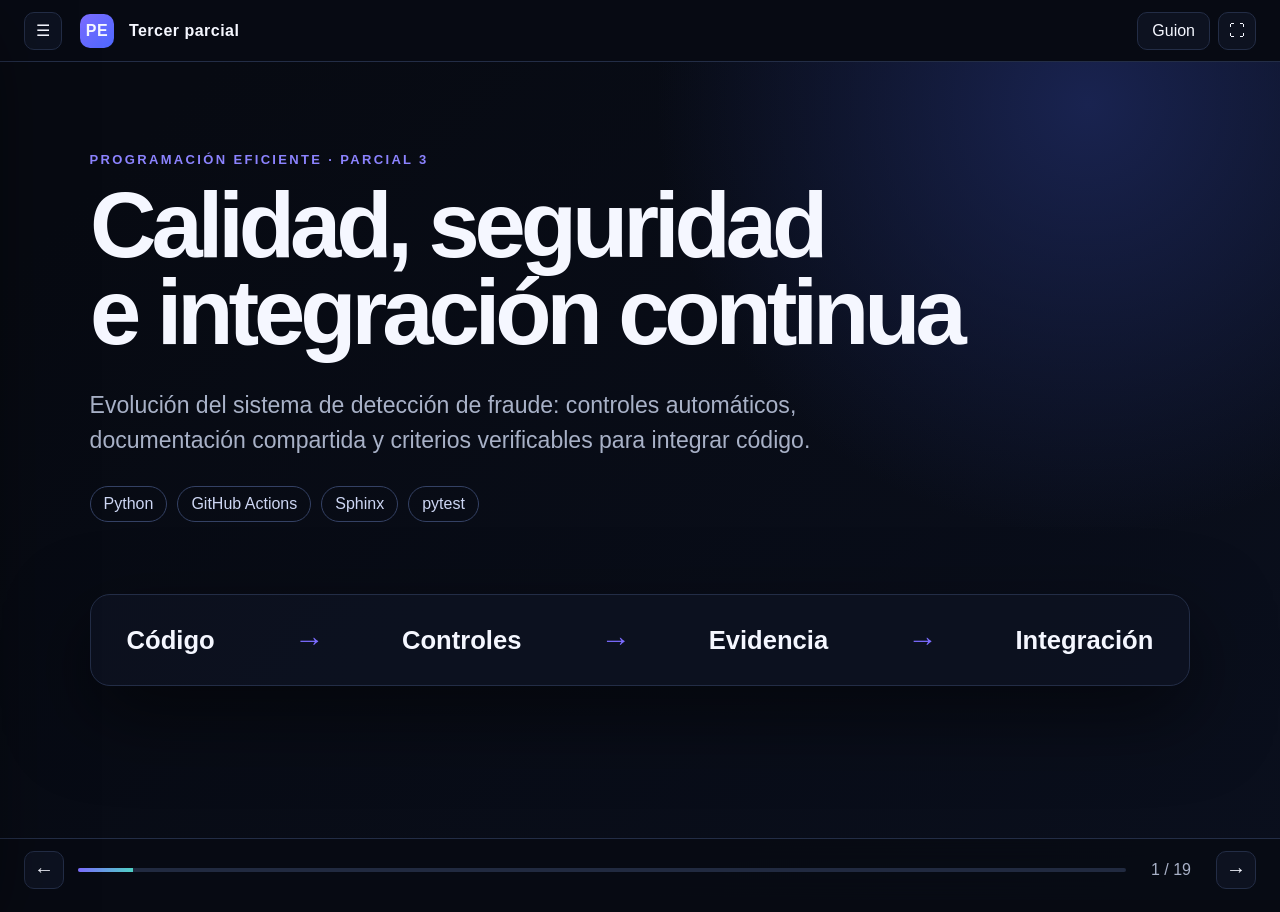
<file: parcial_2/presentacion_html/index.html>
<!doctype html>
<html lang="es">
<head>
  <meta charset="utf-8">
  <meta name="viewport" content="width=device-width,initial-scale=1">
  <meta name="description" content="Presentación del tercer parcial de Programación Eficiente">
  <title>Parcial 3 · Calidad e integración continua</title>
  <link rel="stylesheet" href="styles.css">
</head>
<body>
  <header class="topbar">
    <button id="menuBtn" class="icon-btn" aria-label="Abrir índice">☰</button>
    <div class="brand"><span>PE</span> Tercer parcial</div>
    <div class="top-actions">
      <button id="notesBtn" class="text-btn" aria-pressed="false">Guion</button>
      <button id="fullBtn" class="icon-btn" aria-label="Pantalla completa">⛶</button>
    </div>
  </header>

  <aside id="sidebar" class="sidebar" aria-label="Índice de diapositivas">
    <div class="side-head"><strong>Contenido</strong><button id="closeBtn" class="icon-btn">×</button></div>
    <nav id="toc"></nav>
    <a class="docs-link" href="https://alesso-chiavarino.github.io/PE/" target="_blank" rel="noreferrer">Ver documentación publicada ↗</a>
  </aside>
  <div id="scrim" class="scrim"></div>

  <main id="deck" class="deck">
    <section class="slide cover" data-title="Portada">
      <div class="eyebrow">Programación Eficiente · Parcial 3</div>
      <h1>Calidad, seguridad<br>e integración continua</h1>
      <p class="lead">Evolución del sistema de detección de fraude: controles automáticos, documentación compartida y criterios verificables para integrar código.</p>
      <div class="cover-meta"><span>Python</span><span>GitHub Actions</span><span>Sphinx</span><span>pytest</span></div>
      <div class="hero-flow" aria-label="Flujo general"><b>Código</b><i>→</i><b>Controles</b><i>→</i><b>Evidencia</b><i>→</i><b>Integración</b></div>
      <aside class="notes">Presentamos cómo llevamos el proyecto del segundo parcial a un proceso reproducible. La idea central es que cada cambio se comprueba antes de llegar a la rama principal.</aside>
    </section>

    <section class="slide" data-title="Objetivo y alcance">
      <div class="eyebrow">Introducción</div><h2>Objetivo del tercer parcial</h2>
      <div class="split">
        <div><p class="big-copy">Convertir las buenas prácticas del proyecto en <em>reglas automáticas y demostrables</em>.</p>
          <ul class="check-list"><li>Centralizar documentación funcional, técnica y operativa.</li><li>Ejecutar controles en cada <code>push</code> y <code>pull request</code>.</li><li>Impedir integraciones que incumplan los umbrales acordados.</li><li>Guardar reportes y artefactos como evidencia.</li></ul></div>
        <div class="metric-stack"><div><strong>5</strong><span>trabajos de CI</span></div><div><strong>15</strong><span>pruebas aprobadas</span></div><div><strong>93,82 %</strong><span>de cobertura</span></div></div>
      </div>
      <aside class="notes">No agregamos una nueva función de negocio. Mejoramos la forma de desarrollar, verificar, documentar y mantener el sistema.</aside>
    </section>

    <section class="slide" data-title="1. Documentación externa">
      <div class="eyebrow">1 · Documentación externa del proyecto</div><h2>Una fuente compartida y siempre actualizada</h2>
      <div class="split visual-right">
        <div><h3>Elección: Sphinx + GitHub Pages</h3><p>La documentación vive en Git, se revisa con el código y se publica automáticamente.</p>
          <ul><li>Descripción funcional, alcance y requisitos.</li><li>Arquitectura, módulos y responsabilidades.</li><li>Instalación, ejecución y configuración.</li><li>Diseño técnico, pruebas, rendimiento y seguridad.</li><li>Mantenimiento y comandos equivalentes al CI.</li></ul>
          <a class="cta" href="https://alesso-chiavarino.github.io/PE/" target="_blank" rel="noreferrer">Abrir documentación ↗</a></div>
        <figure><img src="assets/08-pages-publicado.png" alt="Workflow de publicación de documentación aprobado"><figcaption>GitHub Pages se despliega desde <code>master</code>.</figcaption></figure>
      </div>
      <aside class="notes">Elegimos Sphinx porque ya estaba integrado en Python y permite convertir archivos RST en un sitio navegable. GitHub Pages brinda el lugar compartido que pide el enunciado.</aside>
    </section>

    <section class="slide" data-title="2. Integración continua">
      <div class="eyebrow">2 · Integración continua</div><h2>GitHub Actions ejecuta el control automáticamente</h2>
      <div class="pipeline">
        <div><span>01</span><b>Evento</b><small>push o pull request</small></div><i>→</i>
        <div><span>02</span><b>Entorno</b><small>Python + lockfile</small></div><i>→</i>
        <div><span>03</span><b>Controles</b><small>cinco trabajos</small></div><i>→</i>
        <div><span>04</span><b>Decisión</b><small>aprobar o bloquear</small></div>
      </div>
      <div class="two-cols compact"><div><h3>¿Por qué esta plataforma?</h3><p>Está integrada al repositorio, deja historial, comentarios y artefactos. No requiere mantener servidores adicionales.</p></div><div><h3>¿Dónde está configurada?</h3><p><code>.github/workflows/ci.yml</code> define los eventos, herramientas, comandos y condiciones de aprobación.</p></div></div>
      <aside class="notes">El workflow se dispara solo. Así, el resultado no depende de que una persona recuerde ejecutar cada herramienta.</aside>
    </section>

    <section class="slide" data-title="2.1 Plataforma y flujo">
      <div class="eyebrow">2.1 · Plataforma</div><h2>Trabajo con rama y revisión antes de integrar</h2>
      <div class="split visual-right">
        <ol class="steps"><li><b>Creamos la rama <code>parcial3</code></b><span>El segundo parcial quedó preservado.</span></li><li><b>Implementamos y validamos localmente</b><span>Herramientas y umbrales reproducibles.</span></li><li><b>Abrimos el pull request</b><span>GitHub ejecutó todos los controles.</span></li><li><b>Integramos en <code>master</code></b><span>Solo después de obtener resultados verdes.</span></li></ol>
        <figure><img src="assets/01-pull-request.png" alt="Pull request del tercer parcial"><figcaption>El pull request reúne cambios, commits y verificaciones.</figcaption></figure>
      </div>
      <aside class="notes">La rama parcial3 nos permitió trabajar sin alterar directamente master. El pull request funcionó como punto de revisión y evidencia.</aside>
    </section>

    <section class="slide" data-title="2.2 Matriz de controles">
      <div class="eyebrow">2.2 · Matriz de controles</div><h2>Una herramienta y un criterio para cada riesgo</h2>
      <div class="control-grid">
        <article><b>Pruebas</b><span>pytest</span><small>15/15 deben aprobar</small></article><article><b>Benchmark</b><span>script + pytest</span><small>sin regresión significativa</small></article><article><b>CPU</b><span>cProfile</span><small>reporte descargable</small></article><article><b>Análisis estático</b><span>Ruff</span><small>cero errores</small></article><article><b>Cobertura</b><span>pytest-cov</span><small>mínimo 90 %</small></article><article><b>Complejidad</b><span>Radon</span><small>máximo 20</small></article><article><b>Memoria</b><span>tracemalloc</span><small>máximo 25 MiB</small></article><article><b>Seguridad</b><span>Bandit + pip-audit</span><small>bloquea media/alta</small></article><article><b>Tipado</b><span>mypy</span><small>cero errores</small></article><article><b>Dependencias</b><span>lock + Dependabot</span><small>versiones fijadas</small></article><article><b>Documentación</b><span>Sphinx</span><small>build y enlaces válidos</small></article><article><b>Secretos</b><span>detect-secrets</span><small>sin secretos nuevos</small></article>
      </div>
      <aside class="notes">La profesora pide que cada control tenga herramienta, comando, reporte y criterio. Nuestra matriz cumple las cuatro partes y el workflow las ejecuta.</aside>
    </section>

    <section class="slide" data-title="Ubicación de los reportes">
      <div class="eyebrow">Evidencia descargable</div><h2>¿Dónde está el resultado de cada control?</h2>
      <div class="artifact-grid">
        <article><div class="artifact-name">reporte-complejidad</div><b>Radon</b><p><code>complejidad.json</code></p><small>91 bloques, promedio, máxima y rango de cada función.</small></article>
        <article><div class="artifact-name">reportes-pruebas</div><b>pytest + pytest-cov</b><p><code>pytest.xml</code><br><code>coverage.xml</code></p><small>Pruebas ejecutadas, fallos y cobertura por archivo.</small></article>
        <article class="featured"><div class="artifact-name">reportes-rendimiento</div><b>Benchmark + CPU + memoria</b><p><code>rendimiento.json</code><br><code>memoria.json</code><br><code>perfilado*.prof</code> y resumen</p><small>Cuánto tarda, dónde consume CPU y cuánta memoria utiliza.</small></article>
        <article><div class="artifact-name">reportes-seguridad</div><b>Bandit + pip-audit + secretos</b><p><code>bandit.json</code><br><code>pip-audit.json</code><br><code>.secrets.baseline</code></p><small>Código inseguro, dependencias vulnerables y secretos nuevos.</small></article>
        <article><div class="artifact-name">sitio-sphinx</div><b>Documentación</b><p><code>index.html</code> y sitio completo</p><small>Resultado HTML que también se publica en GitHub Pages.</small></article>
      </div>
      <div class="log-strip"><b>Resultados en los logs:</b><span><strong>Ruff</strong> · análisis estático</span><span><strong>mypy</strong> · tipado</span><span>Un paso verde significa que no encontró errores bloqueantes.</span></div>
      <aside class="notes">Los artefactos se descargan desde el Summary de una ejecución. Benchmark responde cuánto tarda; cProfile indica en qué funciones se consume el tiempo; tracemalloc mide el pico de memoria.</aside>
    </section>

    <section class="slide" data-title="Pruebas, cobertura y tipado">
      <div class="eyebrow">Controles funcionales</div><h2>Correctitud antes de rendimiento</h2>
      <div class="three-cards"><article><div class="num">15/15</div><h3>pytest</h3><p>Valida comportamiento esperado, archivos, detectores y monitoreo.</p></article><article><div class="num">93,82 %</div><h3>pytest-cov</h3><p>Supera el umbral bloqueante del 90 % y genera XML.</p></article><article><div class="num">0</div><h3>mypy</h3><p>Sin inconsistencias bloqueantes en contratos y tipos.</p></article></div>
      <div class="code-line"><code>pytest --cov=. --cov-fail-under=90 --cov-report=xml</code></div>
      <aside class="notes">Las pruebas son el primer criterio determinista: si una falla, no se integra. La cobertura no demuestra calidad por sí sola, pero evita dejar grandes zonas sin ejecutar.</aside>
    </section>

    <section class="slide" data-title="Calidad y complejidad">
      <div class="eyebrow">Calidad estática</div><h2>Ruff, mypy y Radon detectan problemas temprano</h2>
      <div class="split">
        <div class="tool-list"><div><b>Ruff</b><span>Errores, estilo, imports y construcciones problemáticas.</span></div><div><b>mypy</b><span>Contratos de tipos antes de ejecutar el programa.</span></div><div><b>Radon</b><span>Complejidad ciclomática y funciones difíciles de mantener.</span></div></div>
        <div class="gauge"><div class="gauge-num">18</div><div class="gauge-label">complejidad máxima</div><div class="bar"><span style="width:90%"></span></div><p>Límite definido: <b>20</b><br>Promedio medido: <b>2,56</b></p></div>
      </div>
      <aside class="notes">El máximo 18 está cerca del límite, pero aprobado. El promedio 2,56 indica que la mayoría de las funciones es simple. El umbral hace visible cuándo conviene refactorizar.</aside>
    </section>

    <section class="slide" data-title="Rendimiento y memoria">
      <div class="eyebrow">Eficiencia medible</div><h2>Benchmark, profiling y consumo de memoria</h2>
      <div class="split">
        <div class="comparison"><div class="before"><span>Versión inicial</span><b>≈ 70×</b><small>más lenta en la prueba representativa</small></div><div class="after"><span>Versión optimizada</span><b>8,35 MiB</b><small>para 20.000 transacciones en streaming</small></div></div>
        <div><h3>Qué medimos</h3><ul><li><b>Benchmark:</b> tiempo de una operación representativa.</li><li><b>cProfile:</b> funciones que concentran CPU.</li><li><b>tracemalloc:</b> memoria máxima durante el procesamiento.</li><li><b>Umbral:</b> máximo 25 MiB en el escenario fijado.</li></ul><p class="muted">Los resultados se guardan como artefactos descargables del pipeline.</p></div>
      </div>
      <aside class="notes">Para que la comparación sea reproducible fijamos cantidad de transacciones y tolerancias. Rendimiento y memoria pueden variar por entorno, por eso no se tratan igual que una prueba funcional.</aside>
    </section>

    <section class="slide" data-title="Seguridad">
      <div class="eyebrow">Requisitos de seguridad</div><h2>Tres superficies, tres controles complementarios</h2>
      <div class="three-cards"><article><div class="security-icon">⌁</div><h3>Código fuente</h3><p><b>Bandit</b> busca patrones inseguros. Bloqueamos severidad media o alta.</p></article><article><div class="security-icon">⬡</div><h3>Dependencias</h3><p><b>pip-audit</b> contrasta paquetes con vulnerabilidades conocidas.</p></article><article><div class="security-icon">◆</div><h3>Secretos</h3><p><b>detect-secrets</b> evita incorporar credenciales nuevas al repositorio.</p></article></div>
      <p class="policy"><b>Política:</b> una vulnerabilidad confirmada media/alta bloquea; los falsos positivos se documentan. Los reportes se guardan en formatos legibles y JSON cuando corresponde.</p>
      <aside class="notes">Bandit y pip-audit no hacen lo mismo. Uno revisa nuestro código y el otro las bibliotecas externas. Detect-secrets cubre credenciales accidentales.</aside>
    </section>

    <section class="slide" data-title="Dependencias reproducibles">
      <div class="eyebrow">Dependencias</div><h2>Versiones fijadas y actualizaciones controladas</h2>
      <div class="split visual-right">
        <div><ul class="check-list"><li><code>requirements-lock.txt</code> fija versiones exactas.</li><li><b>pip-audit</b> revisa vulnerabilidades conocidas.</li><li><b>Dependabot</b> propone actualizaciones mediante pull requests.</li><li>Cada propuesta vuelve a pasar los mismos controles.</li></ul></div>
        <figure><img src="assets/07-dependabot.png" alt="Ejecuciones de Dependabot"><figcaption>Automatizar la propuesta no significa aprobarla automáticamente.</figcaption></figure>
      </div>
      <aside class="notes">Dependabot no modifica master por su cuenta. Abre una propuesta, el CI la prueba y recién después decidimos si integrarla.</aside>
    </section>

    <section class="slide" data-title="3. Diseño del pipeline">
      <div class="eyebrow">3 · Diseño del pipeline</div><h2>Controles rápidos primero; mediciones costosas después</h2>
      <div class="stage-list"><div><span>1</span><b>Integración</b><small>push / PR</small></div><div><span>2</span><b>Preparación</b><small>Python + dependencias fijadas</small></div><div><span>3</span><b>Calidad estática</b><small>Ruff · mypy · Radon</small></div><div><span>4</span><b>Pruebas</b><small>pytest · cobertura</small></div><div><span>5</span><b>Seguridad y docs</b><small>Bandit · audit · Sphinx</small></div><div><span>6</span><b>Eficiencia</b><small>benchmark · CPU · memoria</small></div><div><span>7</span><b>Resultado</b><small>estado + artefactos</small></div></div>
      <p class="muted center">Los cinco trabajos independientes se ejecutan en paralelo para reducir el tiempo total.</p>
      <aside class="notes">La organización sigue el orden propuesto por la profesora. En GitHub se ve agrupada en cinco trabajos porque varias herramientas relacionadas comparten entorno.</aside>
    </section>

    <section class="slide" data-title="Qué hace cada etapa">
      <div class="eyebrow">Cinco trabajos del CI</div><h2>Cada etapa responde una pregunta diferente</h2>
      <div class="phase-grid">
        <article><span>01</span><h3>Calidad estática</h3><p>¿El código está bien escrito y es mantenible?</p><b>Ruff · mypy · Radon</b><small>Cero errores y complejidad dentro del límite.</small></article>
        <article><span>02</span><h3>Pruebas y cobertura</h3><p>¿El sistema funciona y cuánto código probamos?</p><b>pytest · pytest-cov</b><small>15 pruebas aprobadas y cobertura mínima del 90 %.</small></article>
        <article><span>03</span><h3>Seguridad</h3><p>¿Hay riesgos en código, paquetes o secretos?</p><b>Bandit · pip-audit · detect-secrets</b><small>Los hallazgos bloqueantes impiden integrar.</small></article>
        <article><span>04</span><h3>Documentación</h3><p>¿El sitio se construye y sus enlaces funcionan?</p><b>Sphinx · linkcheck</b><small>Construcción sin advertencias obligatorias.</small></article>
        <article><span>05</span><h3>Rendimiento y memoria</h3><p>¿El sistema sigue siendo eficiente?</p><b>Benchmark · cProfile · tracemalloc</b><small>Sin regresión significativa y máximo 25 MiB.</small></article>
      </div>
      <div class="phase-order"><b>Ejecución:</b> las primeras cuatro comienzan en paralelo; rendimiento espera que calidad y pruebas hayan aprobado.</div>
      <aside class="notes">Calidad revisa cómo está escrito; pruebas comprueba que funcione; seguridad busca riesgos; documentación valida el sitio; rendimiento controla velocidad, CPU y memoria.</aside>
    </section>

    <section class="slide" data-title="Nuestras condiciones de éxito">
      <div class="eyebrow">Criterios de aprobación</div><h2>Nuestras condiciones de éxito</h2>
      <p class="success-intro">Cada etapa observa un riesgo distinto del proyecto y tiene una regla objetiva para decidir si el cambio puede avanzar.</p>
      <div class="success-grid">
        <article><h3>Calidad estática</h3><p>Examina el código sin ejecutarlo: errores, tipos y funciones difíciles de mantener.</p><ul><li><b>Ruff y mypy:</b> cero errores.</li><li><b>Radon:</b> máxima ≤ 20 y promedio ≤ 8.</li></ul><small>Resultado: máxima 18 · promedio 2,56</small></article>
        <article><h3>Pruebas y cobertura</h3><p>Ejecuta casos esperados y mide qué porcentaje del código fue recorrido.</p><ul><li>Las 15 pruebas deben aprobar.</li><li>Cobertura ≥ 90 %.</li></ul><small>Resultado: 15/15 · cobertura 94,1 %</small></article>
        <article><h3>Seguridad</h3><p>Busca patrones inseguros, paquetes vulnerables y credenciales accidentales.</p><ul><li>Sin hallazgos medios o altos.</li><li>Sin vulnerabilidades ni secretos nuevos.</li></ul><small>Bandit · pip-audit · detect-secrets</small></article>
        <article><h3>Documentación</h3><p>Convierte los archivos RST en un sitio y comprueba que sus enlaces funcionen.</p><ul><li>Sphinx construye sin errores.</li><li>Enlaces válidos.</li></ul><small>Resultado: sitio y linkcheck aprobados</small></article>
        <article><h3>Rendimiento y memoria</h3><p>Mide cuánto tarda, dónde consume CPU y cuál es su pico de memoria.</p><ul><li>Sin regresión superior al 25 %.</li><li>Mismas alertas y memoria ≤ 25 MiB.</li></ul><small>Resultado: memoria aproximada 8,35 MiB</small></article>
      </div>
      <div class="final-gate"><b>Condición final:</b> los cinco checks deben quedar verdes para integrar el cambio en <code>master</code>.</div>
      <aside class="notes">No usamos una única condición para todo. Cada control tiene su propio criterio. El resultado final solamente es exitoso cuando los cinco trabajos obligatorios quedan verdes.</aside>
    </section>

    <section class="slide" data-title="3.1 Fallos y bloqueo">
      <div class="eyebrow">3.1 · Qué ocurre si falla un control</div><h2>El error es información y también una barrera</h2>
      <div class="split visual-right">
        <div><p>Durante la implementación, <b>detect-secrets</b> detectó una diferencia en la línea temporal de la baseline y el trabajo de seguridad terminó con código 1.</p><ol class="steps small"><li><b>El CI rechazó el cambio</b><span>La marca roja identificó el trabajo exacto.</span></li><li><b>Analizamos el reporte</b><span>No era un secreto: era un campo de fecha generado.</span></li><li><b>Ajustamos la comparación</b><span>Ignoramos solo <code>generated_at</code>.</span></li><li><b>Reejecutamos</b><span>El control quedó verde sin desactivarlo.</span></li></ol></div>
        <figure><img src="assets/02-fallo-seguridad.png" alt="Fallo del control de seguridad por diferencia de timestamp"><figcaption>Un fallo real y su corrección verificable.</figcaption></figure>
      </div>
      <aside class="notes">Este ejemplo demuestra que el pipeline no es decorativo. Falló, explicó la causa y obligó a corregir la configuración antes de continuar.</aside>
    </section>

    <section class="slide" data-title="Protección de master">
      <div class="eyebrow">Aplicación de la política</div><h2><code>master</code> exige los cinco resultados verdes</h2>
      <div class="split visual-right">
        <div>
          <h3>Checks obligatorios</h3>
          <ul class="check-list compact-checks"><li>Calidad estática</li><li>Pruebas y cobertura</li><li>Seguridad</li><li>Documentación</li><li>Rendimiento y memoria</li></ul>
          <h3>Otras reglas de la rama</h3>
          <ul class="rule-list"><li>Los cambios ingresan mediante <b>pull request</b>; no se trabaja directamente sobre <code>master</code>.</li><li>La rama debe estar actualizada antes del merge.</li><li>Se bloquean los <b>force pushes</b>.</li><li>Se restringe la eliminación de la rama.</li></ul>
        </div>
        <figure><img src="assets/04-proteccion-rama.png" alt="Regla de protección con cinco status checks"><figcaption>La política técnica se convierte en una regla de GitHub.</figcaption></figure>
      </div>
      <aside class="notes">No alcanza con ejecutar controles: deben ser obligatorios. Además de exigir los cinco checks, la ruleset obliga a trabajar mediante pull request, evita force pushes, restringe la eliminación de master y exige probar el cambio sobre una rama actualizada.</aside>
    </section>

    <section class="slide" data-title="Paso a paso realizado">
      <div class="eyebrow">Resumen de implementación</div><h2>Qué hicimos, en orden</h2>
      <ol class="timeline"><li><span>01</span><p><b>Rama parcial3</b><small>Preservamos el estado anterior.</small></p></li><li><span>02</span><p><b>Herramientas y umbrales</b><small>CI, pruebas, calidad, seguridad y eficiencia.</small></p></li><li><span>03</span><p><b>Documentación Sphinx</b><small>Contenido funcional, técnico y operativo.</small></p></li><li><span>04</span><p><b>Validación local</b><small>Corregimos hasta aprobar los controles.</small></p></li><li><span>05</span><p><b>Push y pull request</b><small>GitHub Actions generó evidencia.</small></p></li><li><span>06</span><p><b>Protección de master</b><small>Cinco checks obligatorios.</small></p></li><li><span>07</span><p><b>Merge y publicación</b><small>Pages desplegó la documentación.</small></p></li></ol>
      <aside class="notes">Este es el relato corto para la defensa: preservar, automatizar, documentar, validar, revisar, proteger e integrar.</aside>
    </section>

    <section class="slide" data-title="Resultado final">
      <div class="eyebrow">Resultado</div><h2>El proyecto quedó verificable y mantenible</h2>
      <div class="split visual-right">
        <div><p class="big-copy">Cada cambio deja una respuesta objetiva: <em>aprobado o rechazado</em>, con evidencia.</p><ul class="check-list"><li>PR integrado únicamente con controles verdes.</li><li>Pipeline activo en <code>master</code>.</li><li>Documentación pública y actualizada.</li><li>Dependencias vigiladas por Dependabot.</li><li>Reportes y artefactos descargables.</li></ul><a class="cta" href="https://github.com/Alesso-Chiavarino/PE" target="_blank" rel="noreferrer">Ver repositorio ↗</a></div>
        <figure><img src="assets/05-ci-pages-verde.png" alt="Controles y publicación aprobados"><figcaption>CI y publicación completados correctamente.</figcaption></figure>
      </div>
      <aside class="notes">La mejora principal es el proceso: ahora se puede demostrar la calidad del código, repetir los controles y mantener la documentación junto con cada versión.</aside>
    </section>
  </main>

  <footer class="controls">
    <button id="prevBtn" aria-label="Diapositiva anterior">←</button>
    <div class="progress"><span id="progressBar"></span></div>
    <span id="counter">1 / 19</span>
    <button id="nextBtn" aria-label="Diapositiva siguiente">→</button>
  </footer>
  <script src="app.js"></script>
</body>
</html>
</file>
<file: parcial_2/presentacion_html/styles.css>
:root{--bg:#070a12;--panel:#0d1220;--panel2:#11182a;--ink:#f5f7ff;--muted:#a8b1c7;--line:#232d46;--violet:#7c6cff;--cyan:#4fd1c5;--green:#54e1a5;--amber:#f6c85f;--danger:#ff6b7a;--shadow:0 28px 80px #0008}
*{box-sizing:border-box}html,body{margin:0;height:100%;overflow:hidden;background:var(--bg);color:var(--ink);font-family:Inter,ui-sans-serif,-apple-system,BlinkMacSystemFont,"Segoe UI",sans-serif}button,a{font:inherit}.topbar{position:fixed;z-index:20;inset:0 0 auto 0;height:62px;display:flex;align-items:center;gap:18px;padding:0 24px;background:#080b14e8;border-bottom:1px solid var(--line);backdrop-filter:blur(14px)}.brand{font-weight:700;letter-spacing:.03em}.brand span{display:inline-grid;place-items:center;width:34px;height:34px;border-radius:10px;background:linear-gradient(135deg,var(--violet),#4d68ff);margin-right:10px}.top-actions{margin-left:auto;display:flex;gap:8px}.icon-btn,.text-btn,.controls button{border:1px solid var(--line);background:var(--panel);color:var(--ink);border-radius:10px;cursor:pointer}.icon-btn{width:38px;height:38px}.text-btn{padding:8px 14px}.text-btn[aria-pressed=true]{background:var(--violet)}.deck{height:100%;padding-top:62px}.slide{display:none;height:calc(100vh - 62px);padding:clamp(50px,6vh,84px) clamp(50px,7vw,130px) 92px;overflow:auto;background:radial-gradient(circle at 85% 5%,#192350 0,transparent 32%),linear-gradient(135deg,#070a12 10%,#0a0f1d 100%)}.slide.active{display:block;animation:enter .35s ease both}@keyframes enter{from{opacity:0;transform:translateY(12px)}to{opacity:1;transform:none}}.slide>*{max-width:1420px;margin-left:auto;margin-right:auto}.eyebrow{color:#8c83ff;text-transform:uppercase;letter-spacing:.18em;font-size:13px;font-weight:800;margin-bottom:16px}h1{font-size:clamp(48px,7.2vw,104px);line-height:.94;letter-spacing:-.055em;margin:0;max-width:1100px!important}h2{font-size:clamp(36px,4.4vw,66px);line-height:1.02;letter-spacing:-.045em;margin:0 auto 42px}h3{font-size:22px;margin:0 0 12px}p,li{font-size:clamp(16px,1.35vw,21px);line-height:1.52;color:#d7dcec}p{margin:0 0 18px}ul{padding-left:24px}li{margin:9px 0}code{font-family:"SFMono-Regular",Consolas,monospace;background:#171e31;padding:.12em .35em;border-radius:5px;color:#b9d3ff}em{font-style:normal;color:#9b92ff}.cover{padding-top:clamp(70px,10vh,130px)}.cover .lead{max-width:850px!important;margin:32px 0 28px;font-size:clamp(19px,1.8vw,26px);color:var(--muted)}.cover-meta{display:flex;gap:10px;flex-wrap:wrap}.cover-meta span{padding:8px 13px;border:1px solid #344164;border-radius:999px;color:#cdd6f3}.hero-flow{margin-top:8vh!important;display:flex;align-items:center;justify-content:space-between;padding:28px 36px;border:1px solid var(--line);border-radius:20px;background:#0d1322c9;box-shadow:var(--shadow)}.hero-flow b{font-size:clamp(18px,2vw,28px)}.hero-flow i{color:var(--violet);font-size:30px}.split{display:grid;grid-template-columns:1.25fr .75fr;gap:clamp(35px,6vw,90px);align-items:center}.visual-right{grid-template-columns:.9fr 1.1fr}.big-copy{font-size:clamp(26px,3vw,44px);line-height:1.18;letter-spacing:-.025em}.check-list{list-style:none;padding:0}.check-list li{position:relative;padding-left:30px}.check-list li:before{content:"✓";position:absolute;left:0;color:var(--green);font-weight:800}.metric-stack{display:grid;gap:14px}.metric-stack div{padding:22px 26px;background:linear-gradient(135deg,#11182a,#0b1020);border:1px solid var(--line);border-radius:16px}.metric-stack strong{display:block;font-size:42px;color:var(--cyan)}.metric-stack span{color:var(--muted)}figure{margin:0;background:var(--panel);padding:12px;border:1px solid #293554;border-radius:18px;box-shadow:var(--shadow)}figure img{display:block;width:100%;max-height:55vh;object-fit:contain;border-radius:10px}figcaption{padding:10px 5px 2px;color:var(--muted);font-size:14px}.cta{display:inline-block;margin-top:8px;padding:12px 18px;border-radius:10px;background:var(--violet);color:white;text-decoration:none;font-weight:700}.pipeline{display:flex;align-items:stretch;gap:16px;margin:8vh auto}.pipeline>div{flex:1;padding:24px;border:1px solid var(--line);border-radius:16px;background:var(--panel)}.pipeline span{display:block;color:var(--violet);font-weight:800}.pipeline b{display:block;font-size:22px;margin:12px 0 7px}.pipeline small,.stage-list small{color:var(--muted);font-size:15px}.pipeline i{align-self:center;color:var(--violet);font-size:28px}.two-cols{display:grid;grid-template-columns:1fr 1fr;gap:32px}.compact>div{border-top:1px solid var(--line);padding-top:20px}.steps{list-style:none;padding:0;counter-reset:item}.steps li{padding:15px 0 15px 18px;border-left:2px solid #2b3655;margin:0}.steps li b,.steps li span{display:block}.steps li b{color:var(--ink)}.steps li span{font-size:15px;color:var(--muted);margin-top:4px}.steps.small li{padding-top:8px;padding-bottom:8px}.control-grid{display:grid;grid-template-columns:repeat(4,1fr);gap:13px}.control-grid article{padding:17px;border:1px solid var(--line);background:var(--panel);border-radius:13px;min-height:112px}.control-grid b,.control-grid span,.control-grid small{display:block}.control-grid span{color:var(--cyan);font-weight:700;margin:7px 0}.control-grid small{color:var(--muted);font-size:13px}.three-cards{display:grid;grid-template-columns:repeat(3,1fr);gap:20px;margin-top:6vh!important}.three-cards article{padding:32px;border-radius:18px;border:1px solid var(--line);background:linear-gradient(145deg,#11182a,#0b101e)}.num{font-size:48px;font-weight:800;color:var(--cyan);margin-bottom:20px}.three-cards p{font-size:17px;color:var(--muted)}.code-line{margin-top:35px!important;padding:18px 24px;border-radius:12px;background:#05070d;border:1px solid #202a42;text-align:center}.tool-list{display:grid;gap:14px}.tool-list div{padding:22px;border-left:3px solid var(--violet);background:#0e1424}.tool-list b,.tool-list span{display:block}.tool-list b{font-size:24px}.tool-list span{color:var(--muted);margin-top:5px}.gauge{text-align:center;padding:38px;border:1px solid var(--line);border-radius:20px;background:var(--panel)}.gauge-num{font-size:86px;font-weight:900;color:var(--amber)}.gauge-label{color:var(--muted);margin-bottom:22px}.bar{height:9px;border-radius:9px;background:#262e43;overflow:hidden}.bar span{display:block;height:100%;background:linear-gradient(90deg,var(--green),var(--amber));border-radius:inherit}.comparison{display:grid;grid-template-columns:1fr 1fr;gap:14px}.comparison>div{padding:30px;border:1px solid var(--line);border-radius:18px}.comparison span,.comparison b,.comparison small{display:block}.comparison b{font-size:46px;margin:20px 0}.comparison small{color:var(--muted)}.before b{color:var(--amber)}.after b{color:var(--green)}.muted{color:var(--muted);font-size:16px}.center{text-align:center}.security-icon{font-size:42px;color:var(--green);margin-bottom:15px}.policy{margin-top:30px!important;padding:20px 24px;border-left:3px solid var(--amber);background:#171727;color:#e8e2cf}.stage-list{display:grid;grid-template-columns:repeat(7,1fr);gap:10px;margin:9vh auto 38px}.stage-list div{min-height:140px;padding:16px 13px;border-top:3px solid var(--violet);background:var(--panel)}.stage-list span,.stage-list b,.stage-list small{display:block}.stage-list span{color:var(--violet);font-weight:800}.stage-list b{font-size:17px;margin:15px 0 7px}.timeline{list-style:none;padding:0;display:grid;grid-template-columns:repeat(7,1fr);gap:10px;margin-top:8vh!important}.timeline li{position:relative;margin:0}.timeline li:after{content:"";position:absolute;left:42px;right:-10px;top:17px;height:2px;background:#303b5c;z-index:0}.timeline li:last-child:after{display:none}.timeline span{position:relative;z-index:1;display:grid;place-items:center;width:36px;height:36px;border-radius:50%;background:var(--violet);font-size:12px;font-weight:800}.timeline p{padding-top:18px}.timeline b,.timeline small{display:block}.timeline small{color:var(--muted);font-size:13px;margin-top:8px}.notes{display:none;margin-top:28px!important;padding:18px 22px;border-left:3px solid var(--cyan);background:#0d1b22;color:#d7f7f1;font-size:15px;line-height:1.5}.show-notes .notes{display:block}.controls{position:fixed;z-index:18;left:0;right:0;bottom:0;height:62px;display:flex;align-items:center;gap:14px;padding:0 24px;background:#080b14ed;border-top:1px solid var(--line);backdrop-filter:blur(12px)}.controls button{width:40px;height:38px;font-size:20px}.progress{flex:1;height:4px;background:#212a40;border-radius:8px;overflow:hidden}.progress span{display:block;width:0;height:100%;background:linear-gradient(90deg,var(--violet),var(--cyan));transition:width .3s}.controls #counter{min-width:62px;text-align:center;color:var(--muted);font-variant-numeric:tabular-nums}.sidebar{position:fixed;z-index:40;top:0;bottom:0;left:0;width:min(360px,88vw);padding:20px;background:#0c1120;box-shadow:var(--shadow);transform:translateX(-105%);transition:.25s}.sidebar.open{transform:none}.side-head{display:flex;justify-content:space-between;align-items:center;margin-bottom:18px}.sidebar nav{display:grid;gap:4px;max-height:calc(100vh - 130px);overflow:auto}.sidebar nav button{border:0;background:transparent;color:var(--muted);text-align:left;padding:10px 12px;border-radius:8px;cursor:pointer}.sidebar nav button.active,.sidebar nav button:hover{background:#171f34;color:white}.docs-link{position:absolute;left:20px;right:20px;bottom:20px;color:var(--cyan);text-decoration:none}.scrim{display:none;position:fixed;z-index:35;inset:0;background:#0009}.scrim.open{display:block}
.compact-checks li{margin:5px 0;font-size:16px}.rule-list{list-style:none;padding:0;margin:8px 0 0}.rule-list li{position:relative;padding-left:23px;margin:7px 0;color:var(--muted);font-size:14px;line-height:1.35}.rule-list li:before{content:"•";position:absolute;left:5px;color:var(--violet);font-weight:900}.rule-list b{color:var(--ink)}.artifact-grid{display:grid;grid-template-columns:repeat(5,1fr);gap:12px}.artifact-grid article{padding:18px;border:1px solid var(--line);border-radius:15px;background:var(--panel);min-height:245px}.artifact-grid article.featured{border-color:var(--violet);background:linear-gradient(145deg,#171b38,#0d1323)}.artifact-name{color:var(--cyan);font-family:"SFMono-Regular",Consolas,monospace;font-size:14px;font-weight:800;margin-bottom:18px;overflow-wrap:anywhere}.artifact-grid article>b{display:block;font-size:19px;min-height:48px}.artifact-grid p{font-size:14px;line-height:1.8;margin:12px 0}.artifact-grid small{display:block;color:var(--muted);font-size:13px;line-height:1.45}.log-strip{display:flex;gap:20px;align-items:center;margin-top:22px!important;padding:16px 20px;border-left:3px solid var(--amber);background:#171727;color:var(--muted);font-size:14px}.log-strip>b{color:var(--ink)}.log-strip strong{color:var(--amber)}
.phase-grid{display:grid;grid-template-columns:repeat(5,1fr);gap:12px}.phase-grid article{padding:22px 18px;border:1px solid var(--line);border-radius:15px;background:linear-gradient(145deg,#11182a,#0b101e);min-height:300px}.phase-grid article>span{display:grid;place-items:center;width:34px;height:34px;border-radius:50%;background:#242052;color:#a9a1ff;font-size:12px;font-weight:800}.phase-grid h3{font-size:20px;min-height:50px;margin-top:18px}.phase-grid p{font-size:15px;min-height:92px;color:var(--muted)}.phase-grid b{display:block;color:var(--cyan);font-size:14px;min-height:42px}.phase-grid small{display:block;color:var(--muted);font-size:13px;line-height:1.45;margin-top:10px}.phase-order{margin-top:22px!important;padding:17px 21px;border-left:3px solid var(--violet);background:#111428;color:var(--muted);font-size:15px}.phase-order b{color:var(--ink)}
.success-intro{margin-top:-22px!important;margin-bottom:22px!important;color:var(--muted);font-size:17px}.success-grid{display:grid;grid-template-columns:repeat(5,1fr);gap:12px}.success-grid article{padding:18px 16px;border:1px solid var(--line);border-top:3px solid var(--green);border-radius:14px;background:var(--panel);min-height:325px}.success-grid h3{font-size:19px;min-height:45px}.success-grid article>p{color:var(--muted);font-size:13px;line-height:1.4;min-height:73px;margin:8px 0 10px}.success-grid ul{padding-left:17px;margin:10px 0}.success-grid li{font-size:13px;line-height:1.4;margin:7px 0;color:#d9deeb}.success-grid small{display:block;color:var(--green);font-size:12px;line-height:1.4;margin-top:12px}.final-gate{margin-top:20px!important;padding:15px 20px;border-left:3px solid var(--green);background:#0d211d;color:#c7ded7;font-size:15px}.final-gate b{color:var(--green)}
@media(max-width:900px){.slide{padding:40px 24px 92px}.split,.visual-right,.two-cols{grid-template-columns:1fr}.control-grid{grid-template-columns:repeat(2,1fr)}.artifact-grid,.phase-grid,.success-grid{grid-template-columns:1fr}.artifact-grid article,.phase-grid article,.success-grid article{min-height:0}.phase-grid h3,.phase-grid p,.phase-grid b,.success-grid h3,.success-grid article>p{min-height:0}.log-strip{align-items:flex-start;flex-direction:column}.three-cards{grid-template-columns:1fr}.pipeline{display:grid;grid-template-columns:1fr}.pipeline i{display:none}.stage-list{grid-template-columns:repeat(2,1fr)}.timeline{grid-template-columns:1fr}.timeline li:after{display:none}.comparison{grid-template-columns:1fr}.hero-flow{display:grid;grid-template-columns:1fr;text-align:center;gap:8px}.hero-flow i{transform:rotate(90deg)}figure img{max-height:38vh}}
@media print{html,body{overflow:visible;background:white}.topbar,.controls,.sidebar,.scrim{display:none!important}.deck{padding:0}.slide{display:block!important;height:100vh;page-break-after:always;padding:60px;background:#070a12;-webkit-print-color-adjust:exact;print-color-adjust:exact}.notes{display:none!important}}
</file>
